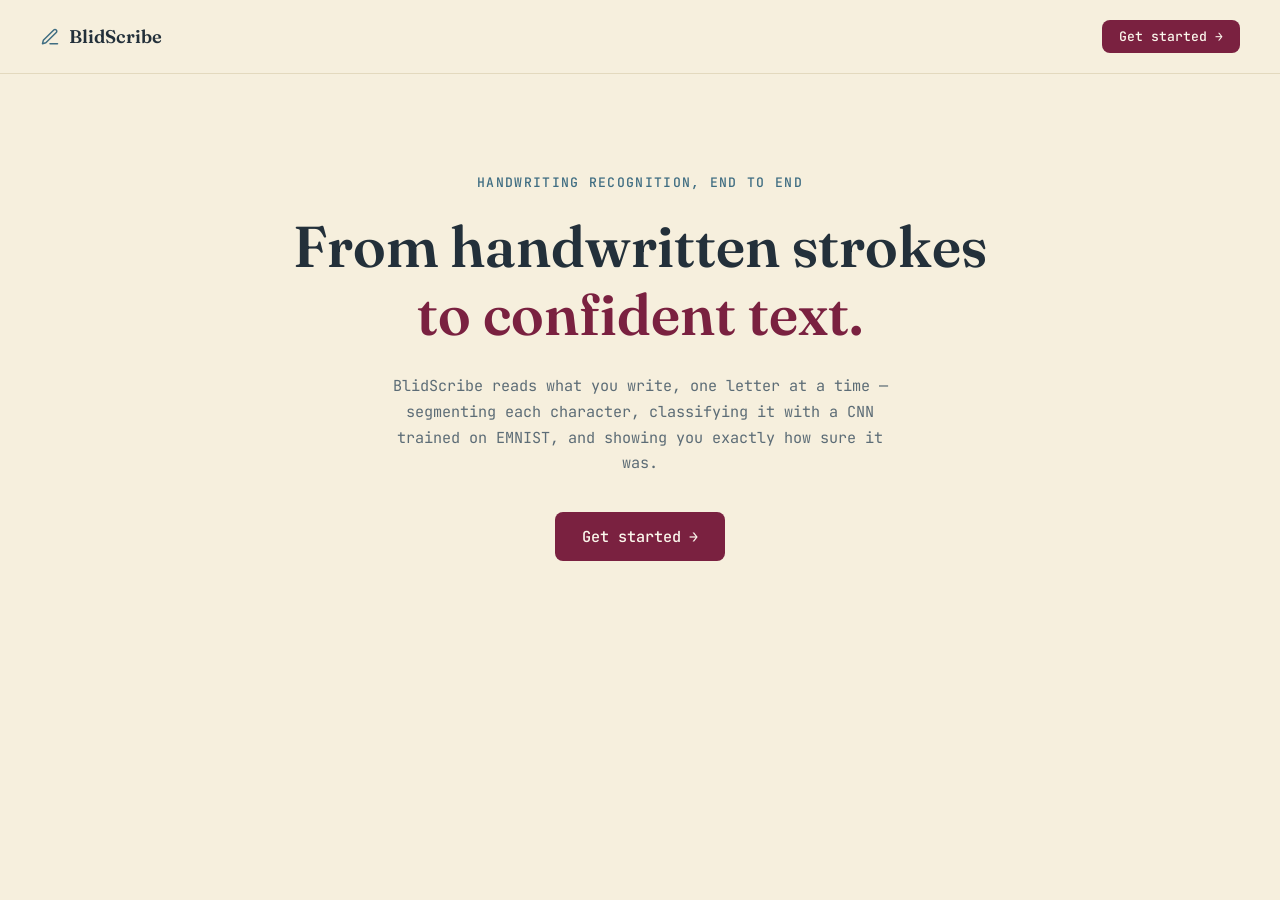
<file: frontend/index.html>
<!DOCTYPE html>
<html lang="en">
<head>
  <meta charset="UTF-8" />
  <meta name="viewport" content="width=device-width, initial-scale=1.0" />
  <title>BlidScribe — From handwriting to confident text</title>
  <link rel="preconnect" href="https://fonts.googleapis.com" />
  <link rel="preconnect" href="https://fonts.gstatic.com" crossorigin />
  <link href="https://fonts.googleapis.com/css2?family=Fraunces:opsz,wght@9..144,500;9..144,600&family=JetBrains+Mono:wght@400;500;700&display=swap" rel="stylesheet" />
  <link rel="stylesheet" href="style.css" />
</head>
<body class="landing-body">

  <header class="l-nav">
    <a class="l-brand" href="index.html">
      <span class="l-brand__icon">
        <svg viewBox="0 0 24 24" width="20" height="20" fill="none" stroke="currentColor" stroke-width="1.8" stroke-linecap="round" stroke-linejoin="round"><path d="M12 20h9" /><path d="M16.5 3.5a2.121 2.121 0 0 1 3 3L7 19l-4 1 1-4Z" /></svg>
      </span>
      BlidScribe
    </a>
    <a class="l-btn l-btn--primary l-btn--small" href="app.html">Get started <span class="l-arrow">→</span></a>
  </header>

  <main>
    <section class="l-hero">
      <p class="l-eyebrow">Handwriting recognition, end to end</p>
      <h1 class="l-hero__title">
        From handwritten strokes<br />
        <span class="l-hero__title--accent">to confident text.</span>
      </h1>
      <p class="l-hero__subtitle">
        BlidScribe reads what you write, one letter at a time — segmenting
        each character, classifying it with a CNN trained on EMNIST, and
        showing you exactly how sure it was.
      </p>
      <div class="l-hero__actions">
        <a class="l-btn l-btn--primary l-btn--large" href="app.html">Get started <span class="l-arrow">→</span></a>
      </div>
    </section>
  </main>

</body>
</html>
</file>
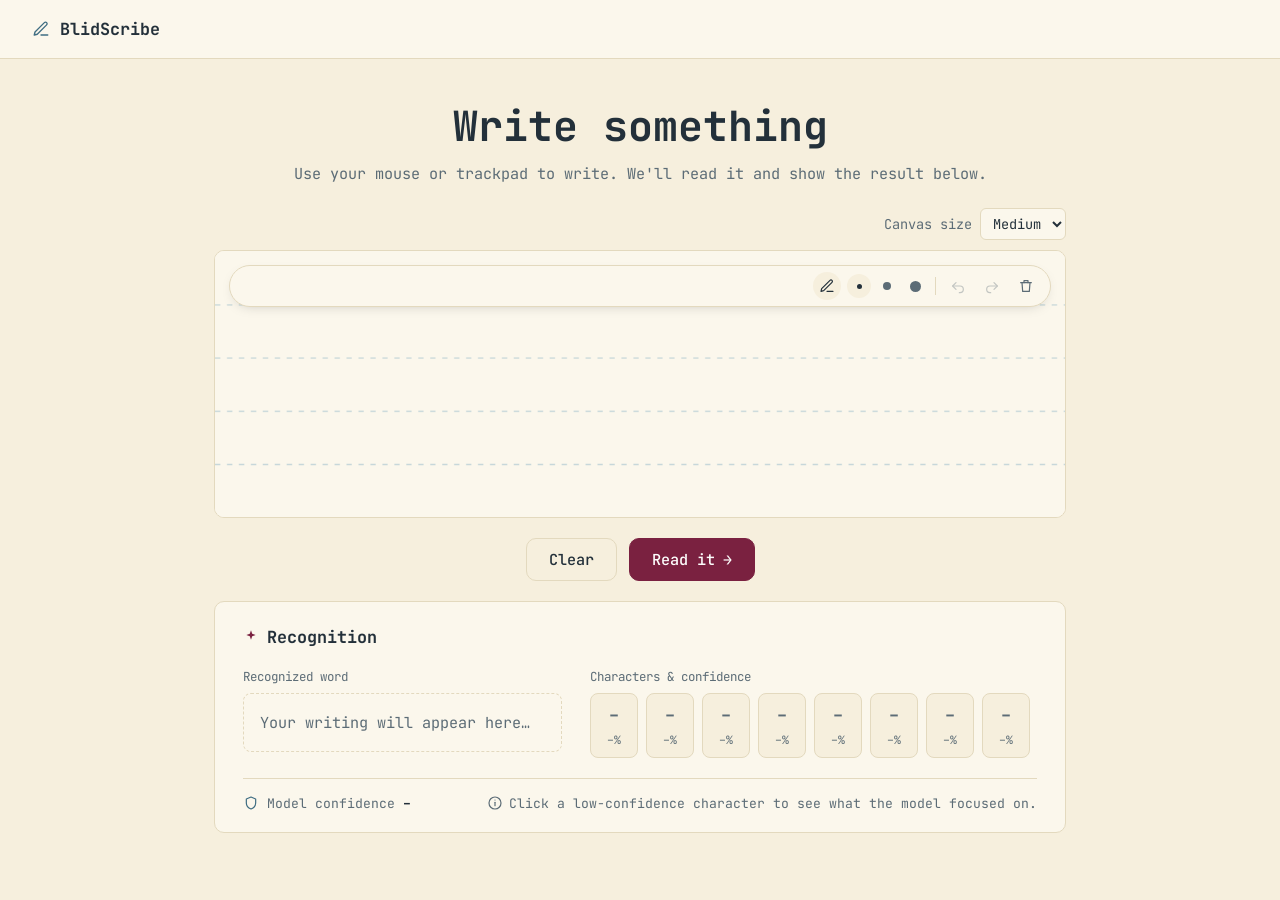
<file: frontend/app.html>
<!DOCTYPE html>
<html lang="en">
<head>
  <meta charset="UTF-8" />
  <meta name="viewport" content="width=device-width, initial-scale=1.0" />
  <title>BlidScribe — Write</title>
  <link rel="preconnect" href="https://fonts.googleapis.com" />
  <link rel="preconnect" href="https://fonts.gstatic.com" crossorigin />
  <link href="https://fonts.googleapis.com/css2?family=JetBrains+Mono:wght@400;500;700&display=swap" rel="stylesheet" />
  <link rel="stylesheet" href="style.css" />
</head>
<body class="app-body">
  <header class="topbar">
    <a class="brand" href="index.html">
      <span class="icon icon--brand">
        <svg viewBox="0 0 24 24" width="18" height="18" fill="none" stroke="currentColor" stroke-width="1.8" stroke-linecap="round" stroke-linejoin="round"><path d="M12 20h9" /><path d="M16.5 3.5a2.121 2.121 0 0 1 3 3L7 19l-4 1 1-4Z" /></svg>
      </span>
      <span class="brand__name">BlidScribe</span>
    </a>
  </header>

  <main class="app-main">
    <section class="hero">
      <h1 class="hero__title">Write something</h1>
      <p class="hero__subtitle">Use your mouse or trackpad to write. We'll read it and show the result below.</p>
    </section>

    <section class="canvas-toolbar-row">
      <label class="size-control" for="size-select">
        Canvas size
        <select id="size-select">
          <option value="small">Small</option>
          <option value="medium" selected>Medium</option>
          <option value="large">Large</option>
        </select>
      </label>
    </section>

    <div class="canvas-panel">
      <canvas id="canvas" width="640" height="200"></canvas>

      <div class="floating-toolbar">
        <button class="tool-btn tool-btn--active" type="button" title="Pen (the only tool for now)" aria-pressed="true">
          <svg viewBox="0 0 24 24" width="16" height="16" fill="none" stroke="currentColor" stroke-width="1.8" stroke-linecap="round" stroke-linejoin="round"><path d="M12 20h9" /><path d="M16.5 3.5a2.121 2.121 0 0 1 3 3L7 19l-4 1 1-4Z" /></svg>
        </button>

        <div class="thickness-group" role="group" aria-label="Ink thickness">
          <button class="dot-btn dot-btn--active" type="button" data-thickness="2" title="Thin"><span class="dot dot--sm"></span></button>
          <button class="dot-btn" type="button" data-thickness="4" title="Medium"><span class="dot dot--md"></span></button>
          <button class="dot-btn" type="button" data-thickness="7" title="Thick"><span class="dot dot--lg"></span></button>
        </div>

        <span class="toolbar-divider"></span>

        <button id="undo-btn" class="icon-btn" type="button" title="Undo" disabled>
          <svg viewBox="0 0 24 24" width="16" height="16" fill="none" stroke="currentColor" stroke-width="1.8" stroke-linecap="round" stroke-linejoin="round"><path d="M9 7 4 12l5 5" /><path d="M4 12h11a5 5 0 0 1 0 10h-1" /></svg>
        </button>
        <button id="redo-btn" class="icon-btn" type="button" title="Redo" disabled>
          <svg viewBox="0 0 24 24" width="16" height="16" fill="none" stroke="currentColor" stroke-width="1.8" stroke-linecap="round" stroke-linejoin="round"><path d="M15 7l5 5-5 5" /><path d="M20 12H9a5 5 0 0 0 0 10h1" /></svg>
        </button>
        <button id="trash-btn" class="icon-btn" type="button" title="Clear canvas">
          <svg viewBox="0 0 24 24" width="16" height="16" fill="none" stroke="currentColor" stroke-width="1.8" stroke-linecap="round" stroke-linejoin="round"><path d="M4 7h16" /><path d="M9 7V4h6v3" /><path d="M6 7l1 13h10l1-13" /></svg>
        </button>
      </div>
    </div>

    <div class="action-row">
      <button id="clear-btn" class="btn btn--ghost" type="button">Clear</button>
      <button id="predict-btn" class="btn btn--primary" type="button">Read it <span class="btn__arrow">→</span></button>
    </div>

    <p id="warning" class="warning" hidden></p>

    <section class="recognition-card">
      <h2 class="recognition-card__title">
        <span class="icon">
          <svg viewBox="0 0 24 24" width="16" height="16" fill="currentColor" stroke="none"><path d="M12 2l1.8 5.2L19 9l-5.2 1.8L12 16l-1.8-5.2L5 9l5.2-1.8Z" /></svg>
        </span>
        Recognition
      </h2>

      <div class="recognition-card__body">
        <div class="recognized-word-block">
          <span class="field-label">Recognized word</span>
          <div id="result-string" class="recognized-word recognized-word--empty">Your writing will appear here…</div>
        </div>

        <div class="chars-block">
          <span class="field-label">Characters &amp; confidence</span>
          <div id="result-chars" class="char-grid"></div>
        </div>
      </div>

      <div class="recognition-card__footer">
        <div class="overall-confidence">
          <span class="icon">
            <svg viewBox="0 0 24 24" width="16" height="16" fill="none" stroke="currentColor" stroke-width="1.8" stroke-linecap="round" stroke-linejoin="round"><path d="M12 3l7 3v6c0 4.5-3 7.5-7 9-4-1.5-7-4.5-7-9V6l7-3Z" /></svg>
          </span>
          Model confidence
          <span id="overall-confidence-value" class="overall-confidence__value">–</span>
          <span id="overall-confidence-label" class="overall-confidence__label"></span>
        </div>
        <div class="footer-hint">
          <span class="icon">
            <svg viewBox="0 0 24 24" width="16" height="16" fill="none" stroke="currentColor" stroke-width="1.8" stroke-linecap="round" stroke-linejoin="round"><circle cx="12" cy="12" r="9" /><line x1="12" y1="11" x2="12" y2="16" /><circle cx="12" cy="7.5" r="0.9" fill="currentColor" stroke="none" /></svg>
          </span>
          Click a low-confidence character to see what the model focused on.
        </div>
      </div>

      <div id="explain-panel" class="result__explain" hidden>
        <p id="explain-caption" class="explain__label"></p>
        <canvas id="heatmap-canvas" width="140" height="140"></canvas>
        <p class="explain__legend">
          <span class="legend-swatch legend-swatch--low"></span> little influence
          <span class="legend-swatch legend-swatch--high"></span> strong influence
        </p>
      </div>
    </section>
  </main>

  <script src="script.js"></script>
</body>
</html>
</file>
<file: frontend/style.css>
:root {
  --cream: #f6efdd;
  --cream-2: #fbf7ec;
  --border: #e3d9be;
  --ink: #23303a;
  --ink-soft: #5c6c76;
  --placid: #93b8c9;
  --placid-deep: #3f6d82;
  --merlot: #7a2140;
  --merlot-dark: #5e1830;
  --merlot-soft: rgba(122, 33, 64, 0.1);
  --highlight: rgba(147, 184, 201, 0.4);
  --grid-line: rgba(147, 184, 201, 0.5);
  --radius: 10px;
}

* {
  box-sizing: border-box;
}

html, body {
  margin: 0;
  padding: 0;
}

body {
  background: var(--cream);
  color: var(--ink);
  font-family: "JetBrains Mono", "SFMono-Regular", Consolas, monospace;
}

a {
  color: inherit;
  text-decoration: none;
}

button {
  font-family: inherit;
}

.icon {
  display: inline-flex;
  align-items: center;
  justify-content: center;
  line-height: 0;
}


.topbar {
  display: flex;
  align-items: center;
  justify-content: space-between;
  padding: 18px 32px;
  border-bottom: 1px solid var(--border);
  background: var(--cream-2);
}

.brand {
  display: flex;
  align-items: center;
  gap: 10px;
  font-weight: 700;
  font-size: 1.05rem;
}

.brand__icon,
.icon--brand {
  color: var(--placid-deep);
}


.btn {
  display: inline-flex;
  align-items: center;
  gap: 8px;
  font-family: inherit;
  font-size: 0.95rem;
  font-weight: 500;
  padding: 10px 22px;
  border: 1px solid var(--merlot);
  background: transparent;
  color: var(--ink);
  border-radius: var(--radius);
  cursor: pointer;
  transition: background 150ms ease, color 150ms ease;
}

.btn--ghost {
  border-color: var(--border);
  color: var(--ink);
}

.btn--ghost:hover {
  background: rgba(30, 34, 43, 0.05);
}

.btn--primary {
  background: var(--merlot);
  border-color: var(--merlot);
  color: #fdfdfc;
}

.btn--primary:hover {
  background: var(--merlot-dark);
  border-color: var(--merlot-dark);
}

.btn--small {
  padding: 7px 16px;
  font-size: 0.85rem;
}

.btn--large {
  padding: 14px 30px;
  font-size: 1.05rem;
}

.btn__arrow {
  display: inline-block;
}

.app-main {
  max-width: 900px;
  margin: 0 auto;
  padding: 40px 24px 64px;
}

.hero {
  text-align: center;
  margin-bottom: 24px;
}

.hero__title {
  font-size: clamp(2rem, 5vw, 2.6rem);
  font-weight: 700;
  margin: 0 0 10px;
}

.hero__subtitle {
  color: var(--ink-soft);
  font-size: 0.95rem;
  margin: 0;
}

.canvas-toolbar-row {
  display: flex;
  justify-content: flex-end;
  margin-bottom: 10px;
}

.size-control {
  display: flex;
  align-items: center;
  gap: 8px;
  font-size: 0.85rem;
  color: var(--ink-soft);
}

.size-control select {
  font-family: inherit;
  font-size: 0.85rem;
  padding: 5px 8px;
  border: 1px solid var(--border);
  border-radius: 6px;
  background: var(--cream-2);
  color: var(--ink);
}

.canvas-panel {
  position: relative;
  background: var(--cream-2);
  border: 1px solid var(--border);
  border-radius: var(--radius);
  padding: 0;
  overflow: hidden;
}

#canvas {
  display: block;
  width: 100%;
  height: auto;
  max-width: 100%;
  aspect-ratio: 640 / 200;
  cursor: crosshair;
  touch-action: none;
  background-color: #fbf7ec;
}

.floating-toolbar {
  position: absolute;
  top: 14px;
  right: 14px;
  left: 14px;
  display: flex;
  align-items: center;
  justify-content: flex-end;
  flex-wrap: wrap;
  gap: 6px;
  max-width: calc(100% - 28px);
  background: var(--cream-2);
  border: 1px solid var(--border);
  border-radius: 999px;
  padding: 6px 10px;
  box-shadow: 0 4px 14px -8px rgba(30, 34, 43, 0.35);
}

@media (max-width: 480px) {
  .floating-toolbar {
    position: static;
    justify-content: center;
    border-radius: var(--radius);
    margin: 10px;
  }
}

.tool-btn,
.icon-btn {
  display: inline-flex;
  align-items: center;
  justify-content: center;
  width: 28px;
  height: 28px;
  border: none;
  background: none;
  color: var(--ink-soft);
  border-radius: 50%;
  cursor: pointer;
}

.tool-btn--active {
  background: var(--cream);
  color: var(--ink);
}

.icon-btn:hover:not(:disabled) {
  background: rgba(30, 34, 43, 0.06);
  color: var(--ink);
}

.icon-btn:disabled {
  opacity: 0.35;
  cursor: default;
}

.thickness-group {
  display: flex;
  align-items: center;
  gap: 4px;
}

.dot-btn {
  display: inline-flex;
  align-items: center;
  justify-content: center;
  width: 24px;
  height: 24px;
  border: none;
  background: none;
  border-radius: 50%;
  cursor: pointer;
}

.dot-btn--active {
  background: var(--cream);
}

.dot {
  display: block;
  border-radius: 50%;
  background: var(--ink-soft);
}

.dot-btn--active .dot {
  background: var(--ink);
}

.dot--sm {
  width: 5px;
  height: 5px;
}

.dot--md {
  width: 8px;
  height: 8px;
}

.dot--lg {
  width: 11px;
  height: 11px;
}

.toolbar-divider {
  width: 1px;
  height: 18px;
  background: var(--border);
  margin: 0 2px;
}

.action-row {
  display: flex;
  justify-content: center;
  gap: 12px;
  margin: 20px 0;
}

.warning {
  color: var(--merlot);
  font-size: 0.9rem;
  text-align: center;
}


.recognition-card {
  background: var(--cream-2);
  border: 1px solid var(--border);
  border-radius: var(--radius);
  padding: 24px 28px 20px;
  margin-top: 12px;
}

.recognition-card__title {
  display: flex;
  align-items: center;
  gap: 8px;
  font-size: 1.05rem;
  font-weight: 700;
  margin: 0 0 20px;
}

.recognition-card__title .icon {
  color: var(--merlot);
}

.recognition-card__body {
  display: grid;
  grid-template-columns: 1fr 1.4fr;
  gap: 28px;
}

@media (max-width: 640px) {
  .recognition-card__body {
    grid-template-columns: 1fr;
  }
}

.field-label {
  display: block;
  font-size: 0.78rem;
  color: var(--ink-soft);
  margin-bottom: 8px;
}

.recognized-word {
  border: 1px dashed var(--border);
  border-radius: 8px;
  padding: 18px 16px;
  font-size: 1.4rem;
  font-weight: 700;
  min-height: 30px;
}

.recognized-word--empty {
  font-weight: 400;
  font-size: 0.95rem;
  color: var(--ink-soft);
  border-style: dashed;
}

.char-grid {
  display: flex;
  flex-wrap: wrap;
  gap: 8px;
}

.char-tile {
  display: flex;
  flex-direction: column;
  align-items: center;
  gap: 6px;
  padding: 10px 12px;
  background: var(--cream);
  border: 1px solid var(--border);
  border-radius: 8px;
  cursor: pointer;
  min-width: 48px;
  font-family: inherit;
}

.char-tile--placeholder {
  cursor: default;
  color: var(--ink-soft);
}

.char-tile:hover:not(.char-tile--placeholder) {
  border-color: var(--merlot);
}

.char-tile--selected {
  background: var(--highlight);
  border-color: var(--ink);
}

.char-tile__crop {
  width: 32px;
  height: 32px;
  image-rendering: pixelated;
  border: 1px solid var(--border);
  background: #fff;
}

.char-tile__letter {
  font-weight: 700;
  font-size: 1.05rem;
}

.char-tile__confidence {
  font-size: 0.72rem;
  color: var(--ink-soft);
}

.char-tile--low .char-tile__confidence {
  color: var(--merlot);
  font-weight: 500;
}

.recognition-card__footer {
  display: flex;
  justify-content: space-between;
  align-items: center;
  flex-wrap: wrap;
  gap: 10px;
  margin-top: 20px;
  padding-top: 16px;
  border-top: 1px solid var(--border);
  font-size: 0.82rem;
  color: var(--ink-soft);
}

.overall-confidence {
  display: flex;
  align-items: center;
  gap: 8px;
}

.overall-confidence .icon {
  color: var(--placid-deep);
}

.overall-confidence__value {
  font-weight: 700;
  color: var(--ink);
}

.overall-confidence__label {
  color: var(--ink-soft);
}

.footer-hint {
  display: flex;
  align-items: center;
  gap: 6px;
}

.result__explain {
  padding-top: 16px;
  margin-top: 16px;
  border-top: 1px solid var(--border);
}

.explain__label {
  font-size: 0.88rem;
  color: var(--ink-soft);
  margin: 0 0 10px;
}

.explain__legend {
  display: flex;
  align-items: center;
  gap: 6px;
  font-size: 0.78rem;
  color: var(--ink-soft);
  margin: 10px 0 0;
}

.legend-swatch {
  display: inline-block;
  width: 14px;
  height: 14px;
  border: 1px solid var(--border);
  margin-left: 10px;
  border-radius: 3px;
}

.legend-swatch:first-child {
  margin-left: 0;
}

.legend-swatch--low {
  background: rgba(122, 33, 64, 0.15);
}

.legend-swatch--high {
  background: rgba(122, 33, 64, 0.75);
}

#heatmap-canvas {
  width: 140px;
  height: 140px;
  border: 1px solid var(--border);
  border-radius: 8px;
  image-rendering: pixelated;
}


.landing-body {
  background: var(--cream);
  color: var(--ink);
}

.landing-body h1,
.landing-body h2 {
  font-family: "Fraunces", serif;
  font-optical-sizing: auto;
}

/* ---------- Nav ---------- */

.l-nav {
  display: flex;
  align-items: center;
  justify-content: space-between;
  padding: 20px 40px;
  border-bottom: 1px solid var(--border);
}

.l-brand {
  display: flex;
  align-items: center;
  gap: 9px;
  font-family: "Fraunces", serif;
  font-weight: 600;
  font-size: 1.15rem;
  color: var(--ink);
}

.l-brand__icon {
  display: inline-flex;
  color: var(--placid-deep);
}


.l-btn {
  display: inline-flex;
  align-items: center;
  gap: 8px;
  font-family: "JetBrains Mono", monospace;
  font-size: 0.9rem;
  font-weight: 500;
  padding: 10px 20px;
  border-radius: 8px;
  border: 1px solid transparent;
  cursor: pointer;
  transition: background 150ms ease, color 150ms ease, border-color 150ms ease;
}

.l-btn--primary {
  background: var(--merlot);
  color: var(--cream-2);
}

.l-btn--primary:hover {
  background: var(--merlot-dark);
}

.l-btn--small {
  padding: 7px 16px;
  font-size: 0.82rem;
}

.l-btn--large {
  padding: 13px 26px;
  font-size: 0.95rem;
}

.l-arrow {
  display: inline-block;
}

.l-hero {
  max-width: 760px;
  margin: 0 auto;
  padding: 100px 24px 56px;
  text-align: center;
}

.l-eyebrow {
  font-family: "JetBrains Mono", monospace;
  color: var(--placid-deep);
  font-size: 0.82rem;
  font-weight: 500;
  text-transform: uppercase;
  letter-spacing: 0.1em;
  margin: 0 0 22px;
}

.l-hero__title {
  font-size: clamp(2.4rem, 6vw, 3.6rem);
  font-weight: 600;
  line-height: 1.18;
  margin: 0 0 24px;
  color: var(--ink);
}

.l-hero__title--accent {
  color: var(--merlot);
}

.l-hero__subtitle {
  font-family: "JetBrains Mono", monospace;
  color: var(--ink-soft);
  font-size: 0.95rem;
  line-height: 1.7;
  max-width: 56ch;
  margin: 0 auto 36px;
}

.l-hero__actions {
  display: flex;
  justify-content: center;
  gap: 14px;
  flex-wrap: wrap;
}

@media (prefers-reduced-motion: reduce) {
  .btn,
  .icon-btn {
    transition: none;
  }
}
</file>
